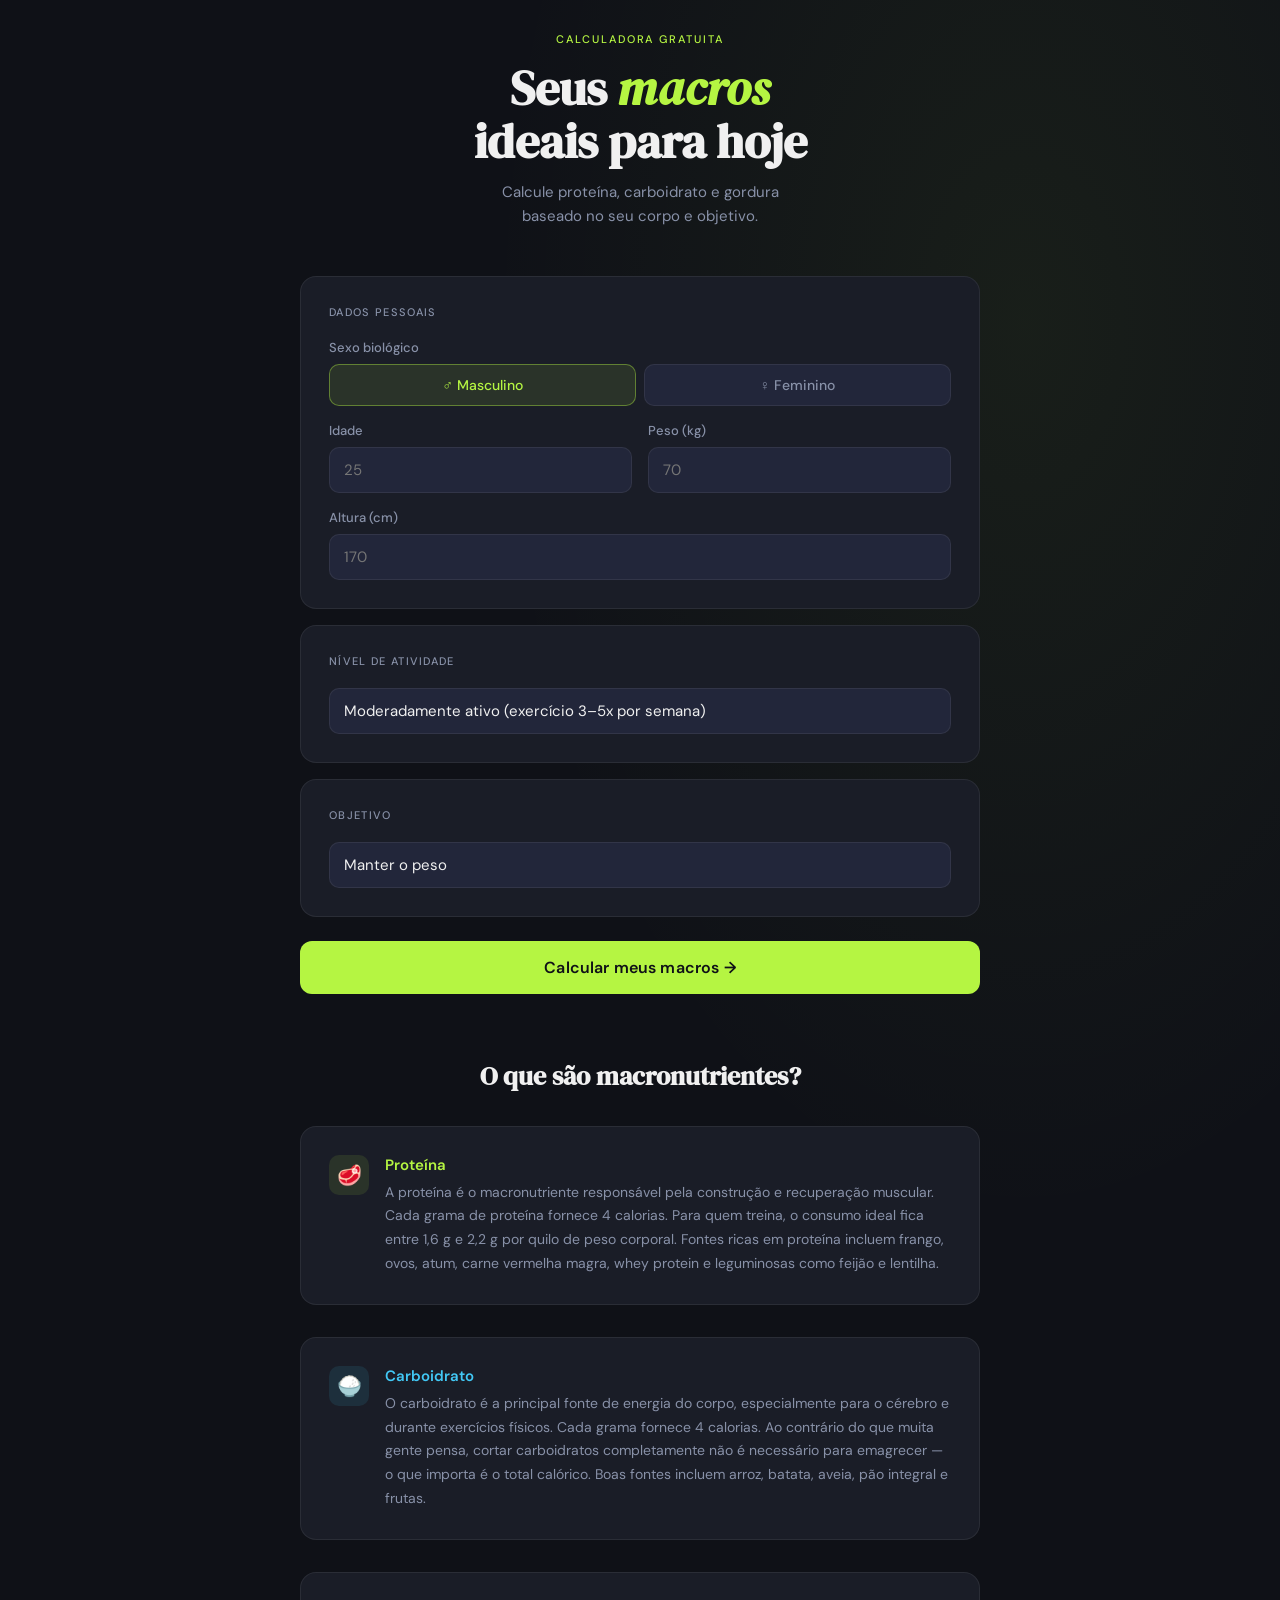
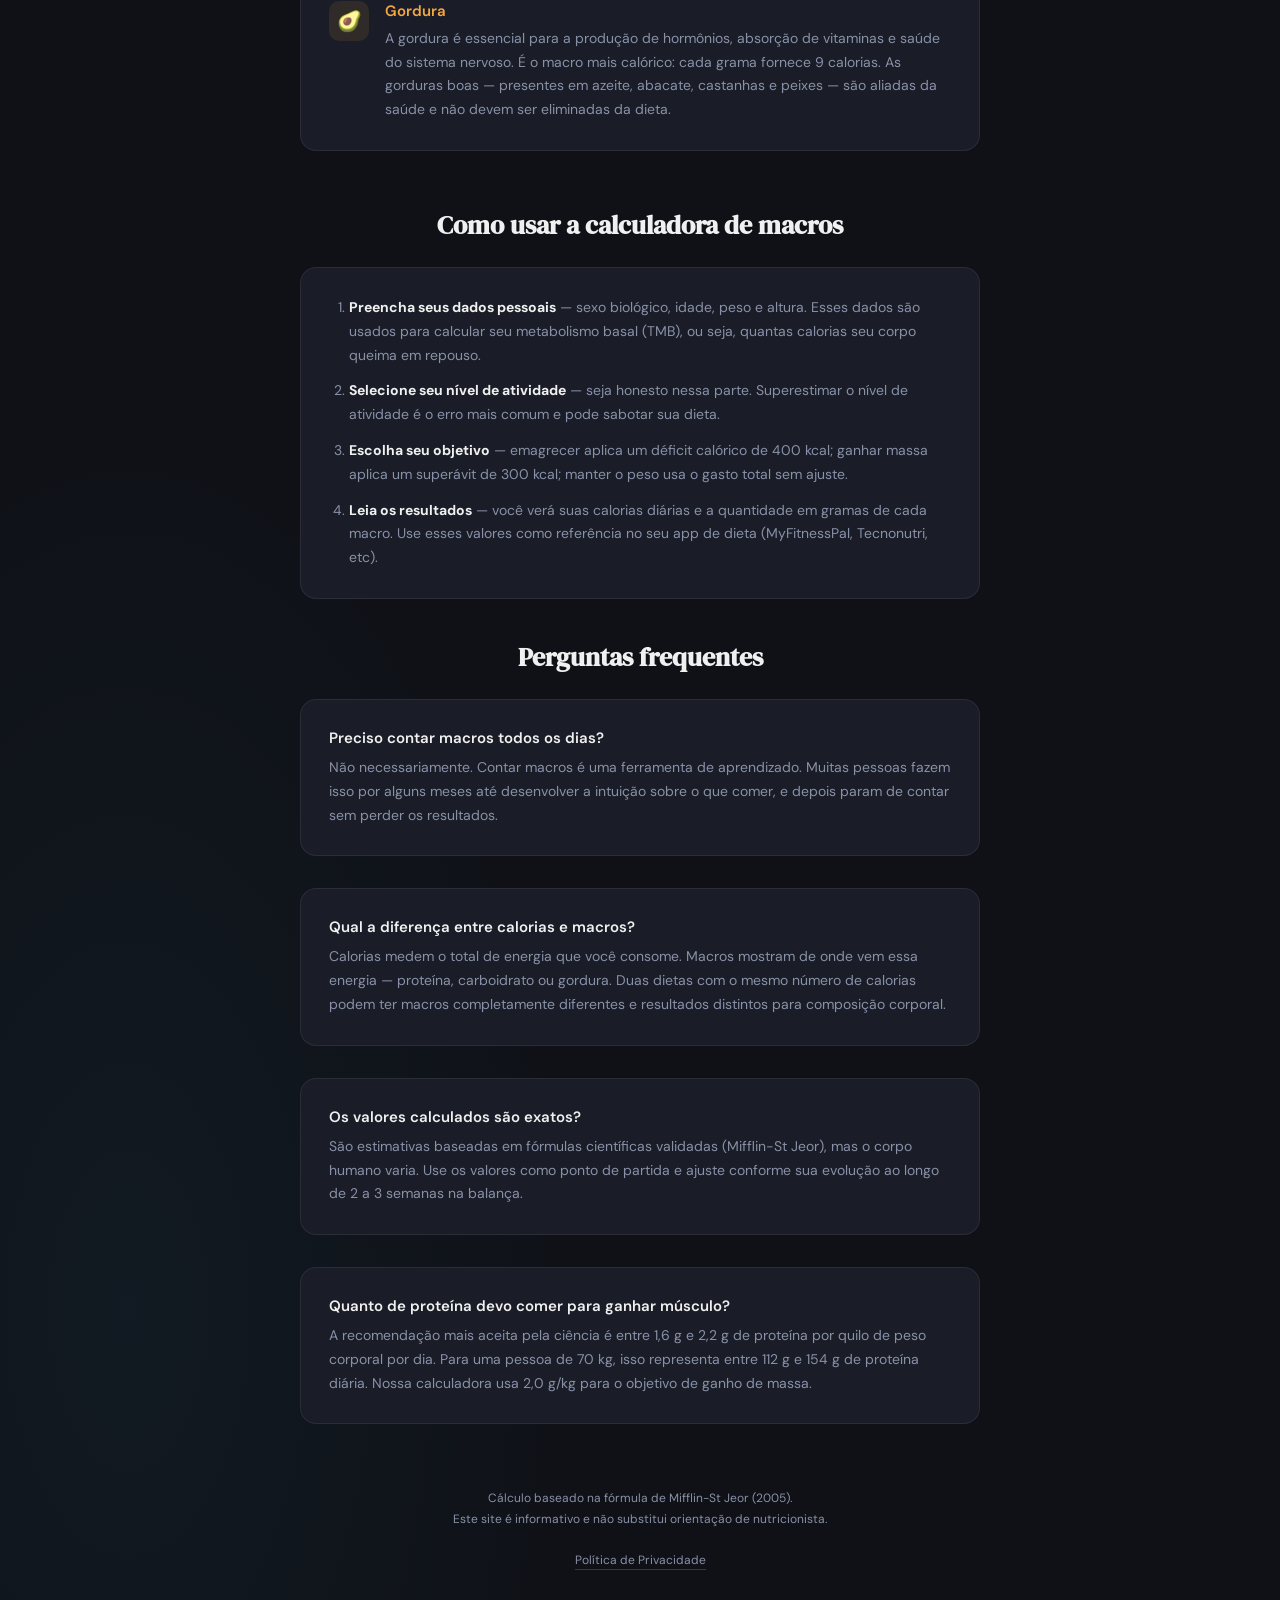
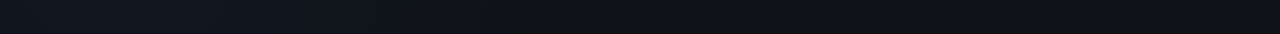
<file: index.html>
<!DOCTYPE html>
<html lang="pt-BR">
<head>
<meta charset="UTF-8">
<meta name="viewport" content="width=device-width, initial-scale=1.0">
<title>Calculadora de Macros | Proteína, Carboidrato e Gordura</title>
<meta name="description" content="Calcule seus macronutrientes ideais para emagrecer, ganhar massa ou manter o peso. Grátis e baseado em fórmulas científicas.">
<link rel="preconnect" href="https://fonts.googleapis.com">
<link href="https://fonts.googleapis.com/css2?family=DM+Serif+Display:ital@0;1&family=DM+Sans:wght@300;400;500;600&display=swap" rel="stylesheet">
<style>
  :root {
    --bg: #0f1117;
    --surface: #1a1d27;
    --surface2: #22263a;
    --accent: #b5f542;
    --accent2: #42f5a7;
    --accent3: #f5a742;
    --text: #f0f0f0;
    --muted: #8891a8;
    --border: rgba(255,255,255,0.07);
    --radius: 16px;
    --protein: #b5f542;
    --carb: #42c8f5;
    --fat: #f5a742;
  }

  * { margin: 0; padding: 0; box-sizing: border-box; }

  body {
    background: var(--bg);
    color: var(--text);
    font-family: 'DM Sans', sans-serif;
    min-height: 100vh;
    padding: 2rem 1rem 4rem;
    background-image: radial-gradient(ellipse 60% 40% at 80% 10%, rgba(181,245,66,0.06) 0%, transparent 70%),
                      radial-gradient(ellipse 50% 40% at 10% 90%, rgba(66,197,245,0.05) 0%, transparent 70%);
  }

  .container {
    max-width: 680px;
    margin: 0 auto;
  }

  header {
    text-align: center;
    margin-bottom: 3rem;
    animation: fadeUp 0.6s ease both;
  }

  .eyebrow {
    font-size: 11px;
    letter-spacing: 0.18em;
    text-transform: uppercase;
    color: var(--accent);
    font-weight: 500;
    margin-bottom: 1rem;
  }

  h1 {
    font-family: 'DM Serif Display', serif;
    font-size: clamp(2rem, 6vw, 3rem);
    line-height: 1.1;
    margin-bottom: 0.75rem;
  }

  h1 em {
    font-style: italic;
    color: var(--accent);
  }

  .subtitle {
    color: var(--muted);
    font-size: 15px;
    line-height: 1.6;
  }

  .card {
    background: var(--surface);
    border: 1px solid var(--border);
    border-radius: var(--radius);
    padding: 1.75rem;
    margin-bottom: 1rem;
    animation: fadeUp 0.6s ease both;
  }

  .card:nth-child(2) { animation-delay: 0.08s; }
  .card:nth-child(3) { animation-delay: 0.16s; }
  .card:nth-child(4) { animation-delay: 0.24s; }

  .section-label {
    font-size: 11px;
    letter-spacing: 0.12em;
    text-transform: uppercase;
    color: var(--muted);
    margin-bottom: 1.25rem;
    font-weight: 500;
  }

  .row {
    display: grid;
    grid-template-columns: 1fr 1fr;
    gap: 1rem;
  }

  .field {
    display: flex;
    flex-direction: column;
    gap: 8px;
  }

  label {
    font-size: 13px;
    color: var(--muted);
    font-weight: 500;
  }

  input[type="number"], select {
    background: var(--surface2);
    border: 1px solid var(--border);
    border-radius: 10px;
    color: var(--text);
    font-family: 'DM Sans', sans-serif;
    font-size: 15px;
    padding: 12px 14px;
    width: 100%;
    transition: border-color 0.2s;
    appearance: none;
  }

  input[type="number"]:focus, select:focus {
    outline: none;
    border-color: rgba(181,245,66,0.4);
  }

  select { cursor: pointer; }

  .gender-group {
    display: grid;
    grid-template-columns: 1fr 1fr;
    gap: 8px;
  }

  .gender-btn {
    background: var(--surface2);
    border: 1px solid var(--border);
    border-radius: 10px;
    color: var(--muted);
    font-family: 'DM Sans', sans-serif;
    font-size: 14px;
    font-weight: 500;
    padding: 11px;
    cursor: pointer;
    transition: all 0.2s;
    text-align: center;
  }

  .gender-btn.active {
    background: rgba(181,245,66,0.1);
    border-color: rgba(181,245,66,0.4);
    color: var(--accent);
  }

  .calc-btn {
    width: 100%;
    background: var(--accent);
    border: none;
    border-radius: 12px;
    color: #0f1117;
    font-family: 'DM Sans', sans-serif;
    font-size: 16px;
    font-weight: 600;
    padding: 16px;
    cursor: pointer;
    transition: all 0.2s;
    margin-top: 0.5rem;
    letter-spacing: 0.01em;
  }

  .calc-btn:hover { background: #c8f85a; transform: translateY(-1px); }
  .calc-btn:active { transform: translateY(0); }

  #results {
    display: none;
    animation: fadeUp 0.5s ease both;
  }

  .kcal-card {
    background: linear-gradient(135deg, rgba(181,245,66,0.12), rgba(66,197,245,0.08));
    border: 1px solid rgba(181,245,66,0.2);
    border-radius: var(--radius);
    padding: 2rem;
    text-align: center;
    margin-bottom: 1rem;
  }

  .kcal-label {
    font-size: 13px;
    color: var(--muted);
    text-transform: uppercase;
    letter-spacing: 0.1em;
    margin-bottom: 0.5rem;
  }

  .kcal-value {
    font-family: 'DM Serif Display', serif;
    font-size: 4rem;
    color: var(--accent);
    line-height: 1;
    margin-bottom: 0.25rem;
  }

  .kcal-unit {
    font-size: 14px;
    color: var(--muted);
  }

  .macros-grid {
    display: grid;
    grid-template-columns: repeat(3, 1fr);
    gap: 1rem;
    margin-bottom: 1rem;
  }

  .macro-card {
    background: var(--surface);
    border: 1px solid var(--border);
    border-radius: var(--radius);
    padding: 1.25rem 1rem;
    text-align: center;
    position: relative;
    overflow: hidden;
  }

  .macro-card::before {
    content: '';
    position: absolute;
    top: 0; left: 0; right: 0;
    height: 3px;
  }

  .macro-card.protein::before { background: var(--protein); }
  .macro-card.carb::before { background: var(--carb); }
  .macro-card.fat::before { background: var(--fat); }

  .macro-name {
    font-size: 11px;
    text-transform: uppercase;
    letter-spacing: 0.1em;
    margin-bottom: 0.5rem;
  }

  .macro-card.protein .macro-name { color: var(--protein); }
  .macro-card.carb .macro-name { color: var(--carb); }
  .macro-card.fat .macro-name { color: var(--fat); }

  .macro-g {
    font-family: 'DM Serif Display', serif;
    font-size: 2.2rem;
    line-height: 1;
    margin-bottom: 2px;
  }

  .macro-card.protein .macro-g { color: var(--protein); }
  .macro-card.carb .macro-g { color: var(--carb); }
  .macro-card.fat .macro-g { color: var(--fat); }

  .macro-unit { font-size: 12px; color: var(--muted); }

  .bar-card {
    background: var(--surface);
    border: 1px solid var(--border);
    border-radius: var(--radius);
    padding: 1.5rem;
    margin-bottom: 1rem;
  }

  .bar-label {
    font-size: 12px;
    color: var(--muted);
    margin-bottom: 10px;
    text-transform: uppercase;
    letter-spacing: 0.08em;
  }

  .bar-track {
    height: 10px;
    background: var(--surface2);
    border-radius: 99px;
    overflow: hidden;
    display: flex;
    gap: 2px;
  }

  .bar-segment {
    height: 100%;
    border-radius: 99px;
    transition: width 0.8s cubic-bezier(0.4,0,0.2,1);
  }

  .bar-legend {
    display: flex;
    gap: 1.25rem;
    margin-top: 10px;
    flex-wrap: wrap;
  }

  .legend-item {
    display: flex;
    align-items: center;
    gap: 6px;
    font-size: 12px;
    color: var(--muted);
  }

  .legend-dot {
    width: 8px; height: 8px;
    border-radius: 50%;
    flex-shrink: 0;
  }

  .info-card {
    background: var(--surface);
    border: 1px solid var(--border);
    border-radius: var(--radius);
    padding: 1.5rem;
    margin-bottom: 1rem;
  }

  .info-title {
    font-size: 13px;
    font-weight: 600;
    margin-bottom: 0.75rem;
    color: var(--text);
  }

  .info-row {
    display: flex;
    justify-content: space-between;
    align-items: center;
    padding: 8px 0;
    border-bottom: 1px solid var(--border);
    font-size: 14px;
  }

  .info-row:last-child { border-bottom: none; }
  .info-row span:first-child { color: var(--muted); }
  .info-row span:last-child { font-weight: 500; }

  .tip {
    background: rgba(181,245,66,0.06);
    border: 1px solid rgba(181,245,66,0.15);
    border-radius: var(--radius);
    padding: 1.25rem;
    font-size: 13px;
    color: var(--muted);
    line-height: 1.6;
    margin-bottom: 1rem;
  }

  .tip strong { color: var(--accent); font-weight: 500; }

  footer {
    text-align: center;
    color: var(--muted);
    font-size: 12px;
    margin-top: 3rem;
    line-height: 1.7;
  }

  @keyframes fadeUp {
    from { opacity: 0; transform: translateY(16px); }
    to { opacity: 1; transform: translateY(0); }
  }

  @media (max-width: 480px) {
    .row { grid-template-columns: 1fr; }
    .macros-grid { grid-template-columns: 1fr; }
    .kcal-value { font-size: 3rem; }
  }
</style>
<script async src="https://pagead2.googlesyndication.com/pagead/js/adsbygoogle.js?client=ca-pub-4526032187379417"
     crossorigin="anonymous"></script>
</head>
<body>
<div class="container">

  <header>
    <p class="eyebrow">Calculadora gratuita</p>
    <h1>Seus <em>macros</em><br>ideais para hoje</h1>
    <p class="subtitle">Calcule proteína, carboidrato e gordura<br>baseado no seu corpo e objetivo.</p>
  </header>

  <div class="card">
    <p class="section-label">Dados pessoais</p>
    <div style="margin-bottom:1rem;">
      <label style="margin-bottom:8px; display:block;">Sexo biológico</label>
      <div class="gender-group">
        <button class="gender-btn active" onclick="setGender('m', this)">♂ Masculino</button>
        <button class="gender-btn" onclick="setGender('f', this)">♀ Feminino</button>
      </div>
    </div>
    <div class="row">
      <div class="field">
        <label for="age">Idade</label>
        <input type="number" id="age" placeholder="25" min="10" max="100">
      </div>
      <div class="field">
        <label for="weight">Peso (kg)</label>
        <input type="number" id="weight" placeholder="70" min="30" max="300">
      </div>
    </div>
    <div class="field" style="margin-top:1rem;">
      <label for="height">Altura (cm)</label>
      <input type="number" id="height" placeholder="170" min="100" max="250">
    </div>
  </div>

  <div class="card">
    <p class="section-label">Nível de atividade</p>
    <div class="field">
      <select id="activity">
        <option value="1.2">Sedentário (pouco ou nenhum exercício)</option>
        <option value="1.375">Levemente ativo (exercício 1–3x por semana)</option>
        <option value="1.55" selected>Moderadamente ativo (exercício 3–5x por semana)</option>
        <option value="1.725">Muito ativo (exercício 6–7x por semana)</option>
        <option value="1.9">Extremamente ativo (atleta ou trabalho físico intenso)</option>
      </select>
    </div>
  </div>

  <div class="card">
    <p class="section-label">Objetivo</p>
    <div class="field">
      <select id="goal">
        <option value="cut">Emagrecer (déficit calórico)</option>
        <option value="maintain" selected>Manter o peso</option>
        <option value="bulk">Ganhar massa muscular</option>
      </select>
    </div>
  </div>

  <button class="calc-btn" onclick="calcular()">Calcular meus macros →</button>

  <div id="results">
    <div style="height:2rem;"></div>

    <div class="kcal-card">
      <p class="kcal-label">Calorias diárias recomendadas</p>
      <p class="kcal-value" id="r-kcal">—</p>
      <p class="kcal-unit">kcal / dia</p>
    </div>

    <div class="macros-grid">
      <div class="macro-card protein">
        <p class="macro-name">Proteína</p>
        <p class="macro-g" id="r-prot">—</p>
        <p class="macro-unit">gramas</p>
      </div>
      <div class="macro-card carb">
        <p class="macro-name">Carboidrato</p>
        <p class="macro-g" id="r-carb">—</p>
        <p class="macro-unit">gramas</p>
      </div>
      <div class="macro-card fat">
        <p class="macro-name">Gordura</p>
        <p class="macro-g" id="r-fat">—</p>
        <p class="macro-unit">gramas</p>
      </div>
    </div>

    <div class="bar-card">
      <p class="bar-label">Distribuição calórica</p>
      <div class="bar-track">
        <div class="bar-segment" id="bar-prot" style="background: var(--protein); width:0%"></div>
        <div class="bar-segment" id="bar-carb" style="background: var(--carb); width:0%"></div>
        <div class="bar-segment" id="bar-fat" style="background: var(--fat); width:0%"></div>
      </div>
      <div class="bar-legend">
        <div class="legend-item"><div class="legend-dot" style="background:var(--protein)"></div><span id="leg-prot">Proteína</span></div>
        <div class="legend-item"><div class="legend-dot" style="background:var(--carb)"></div><span id="leg-carb">Carboidrato</span></div>
        <div class="legend-item"><div class="legend-dot" style="background:var(--fat)"></div><span id="leg-fat">Gordura</span></div>
      </div>
    </div>

    <div class="info-card">
      <p class="info-title">Detalhes do cálculo</p>
      <div class="info-row"><span>TMB (metabolismo basal)</span><span id="r-bmr">—</span></div>
      <div class="info-row"><span>TDEE (gasto total)</span><span id="r-tdee">—</span></div>
      <div class="info-row"><span>Ajuste pelo objetivo</span><span id="r-adj">—</span></div>
      <div class="info-row"><span>Meta calórica final</span><span id="r-meta">—</span></div>
    </div>

    <div class="tip" id="r-tip"></div>

  </div>

  <div style="margin-top: 4rem;">

    <h2 style="font-family:'DM Serif Display',serif; font-size:1.6rem; margin-bottom:2rem; text-align:center;">O que são macronutrientes?</h2>

    <div style="display:flex; flex-direction:column; gap:1rem; margin-bottom:2.5rem;">

      <div class="card" style="display:flex; gap:16px; align-items:flex-start;">
        <div style="width:40px;height:40px;border-radius:10px;background:rgba(181,245,66,0.1);display:flex;align-items:center;justify-content:center;flex-shrink:0;font-size:20px;">🥩</div>
        <div>
          <h3 style="font-size:15px;font-weight:600;margin-bottom:6px;color:var(--protein);">Proteína</h3>
          <p style="font-size:14px;color:var(--muted);line-height:1.7;">A proteína é o macronutriente responsável pela construção e recuperação muscular. Cada grama de proteína fornece 4 calorias. Para quem treina, o consumo ideal fica entre 1,6 g e 2,2 g por quilo de peso corporal. Fontes ricas em proteína incluem frango, ovos, atum, carne vermelha magra, whey protein e leguminosas como feijão e lentilha.</p>
        </div>
      </div>

      <div class="card" style="display:flex; gap:16px; align-items:flex-start;">
        <div style="width:40px;height:40px;border-radius:10px;background:rgba(66,200,245,0.1);display:flex;align-items:center;justify-content:center;flex-shrink:0;font-size:20px;">🍚</div>
        <div>
          <h3 style="font-size:15px;font-weight:600;margin-bottom:6px;color:var(--carb);">Carboidrato</h3>
          <p style="font-size:14px;color:var(--muted);line-height:1.7;">O carboidrato é a principal fonte de energia do corpo, especialmente para o cérebro e durante exercícios físicos. Cada grama fornece 4 calorias. Ao contrário do que muita gente pensa, cortar carboidratos completamente não é necessário para emagrecer — o que importa é o total calórico. Boas fontes incluem arroz, batata, aveia, pão integral e frutas.</p>
        </div>
      </div>

      <div class="card" style="display:flex; gap:16px; align-items:flex-start;">
        <div style="width:40px;height:40px;border-radius:10px;background:rgba(245,167,66,0.1);display:flex;align-items:center;justify-content:center;flex-shrink:0;font-size:20px;">🥑</div>
        <div>
          <h3 style="font-size:15px;font-weight:600;margin-bottom:6px;color:var(--fat);">Gordura</h3>
          <p style="font-size:14px;color:var(--muted);line-height:1.7;">A gordura é essencial para a produção de hormônios, absorção de vitaminas e saúde do sistema nervoso. É o macro mais calórico: cada grama fornece 9 calorias. As gorduras boas — presentes em azeite, abacate, castanhas e peixes — são aliadas da saúde e não devem ser eliminadas da dieta.</p>
        </div>
      </div>

    </div>

    <h2 style="font-family:'DM Serif Display',serif; font-size:1.6rem; margin-bottom:1.5rem; text-align:center;">Como usar a calculadora de macros</h2>

    <div class="card" style="margin-bottom:2.5rem;">
      <ol style="padding-left:1.25rem; display:flex; flex-direction:column; gap:12px;">
        <li style="font-size:14px;color:var(--muted);line-height:1.7;"><strong style="color:var(--text);">Preencha seus dados pessoais</strong> — sexo biológico, idade, peso e altura. Esses dados são usados para calcular seu metabolismo basal (TMB), ou seja, quantas calorias seu corpo queima em repouso.</li>
        <li style="font-size:14px;color:var(--muted);line-height:1.7;"><strong style="color:var(--text);">Selecione seu nível de atividade</strong> — seja honesto nessa parte. Superestimar o nível de atividade é o erro mais comum e pode sabotar sua dieta.</li>
        <li style="font-size:14px;color:var(--muted);line-height:1.7;"><strong style="color:var(--text);">Escolha seu objetivo</strong> — emagrecer aplica um déficit calórico de 400 kcal; ganhar massa aplica um superávit de 300 kcal; manter o peso usa o gasto total sem ajuste.</li>
        <li style="font-size:14px;color:var(--muted);line-height:1.7;"><strong style="color:var(--text);">Leia os resultados</strong> — você verá suas calorias diárias e a quantidade em gramas de cada macro. Use esses valores como referência no seu app de dieta (MyFitnessPal, Tecnonutri, etc).</li>
      </ol>
    </div>

    <h2 style="font-family:'DM Serif Display',serif; font-size:1.6rem; margin-bottom:1.5rem; text-align:center;">Perguntas frequentes</h2>

    <div style="display:flex; flex-direction:column; gap:1rem; margin-bottom:2.5rem;">

      <div class="card">
        <h3 style="font-size:15px;font-weight:600;margin-bottom:8px;">Preciso contar macros todos os dias?</h3>
        <p style="font-size:14px;color:var(--muted);line-height:1.7;">Não necessariamente. Contar macros é uma ferramenta de aprendizado. Muitas pessoas fazem isso por alguns meses até desenvolver a intuição sobre o que comer, e depois param de contar sem perder os resultados.</p>
      </div>

      <div class="card">
        <h3 style="font-size:15px;font-weight:600;margin-bottom:8px;">Qual a diferença entre calorias e macros?</h3>
        <p style="font-size:14px;color:var(--muted);line-height:1.7;">Calorias medem o total de energia que você consome. Macros mostram de onde vem essa energia — proteína, carboidrato ou gordura. Duas dietas com o mesmo número de calorias podem ter macros completamente diferentes e resultados distintos para composição corporal.</p>
      </div>

      <div class="card">
        <h3 style="font-size:15px;font-weight:600;margin-bottom:8px;">Os valores calculados são exatos?</h3>
        <p style="font-size:14px;color:var(--muted);line-height:1.7;">São estimativas baseadas em fórmulas científicas validadas (Mifflin-St Jeor), mas o corpo humano varia. Use os valores como ponto de partida e ajuste conforme sua evolução ao longo de 2 a 3 semanas na balança.</p>
      </div>

      <div class="card">
        <h3 style="font-size:15px;font-weight:600;margin-bottom:8px;">Quanto de proteína devo comer para ganhar músculo?</h3>
        <p style="font-size:14px;color:var(--muted);line-height:1.7;">A recomendação mais aceita pela ciência é entre 1,6 g e 2,2 g de proteína por quilo de peso corporal por dia. Para uma pessoa de 70 kg, isso representa entre 112 g e 154 g de proteína diária. Nossa calculadora usa 2,0 g/kg para o objetivo de ganho de massa.</p>
      </div>

    </div>

  </div>

  <footer>
    Cálculo baseado na fórmula de Mifflin-St Jeor (2005).<br>
    Este site é informativo e não substitui orientação de nutricionista.<br><br>
    <a href="/privacy.html" style="color: var(--muted); text-decoration: none; border-bottom: 1px solid rgba(136,145,168,0.3); padding-bottom: 1px; font-size: 12px;">Política de Privacidade</a>
  </footer>

</div>

<script>
let gender = 'm';

function setGender(g, el) {
  gender = g;
  document.querySelectorAll('.gender-btn').forEach(b => b.classList.remove('active'));
  el.classList.add('active');
}

function calcular() {
  const age = parseFloat(document.getElementById('age').value);
  const weight = parseFloat(document.getElementById('weight').value);
  const height = parseFloat(document.getElementById('height').value);
  const activity = parseFloat(document.getElementById('activity').value);
  const goal = document.getElementById('goal').value;

  if (!age || !weight || !height) {
    alert('Preencha todos os campos antes de calcular.');
    return;
  }

  let bmr;
  if (gender === 'm') {
    bmr = 10 * weight + 6.25 * height - 5 * age + 5;
  } else {
    bmr = 10 * weight + 6.25 * height - 5 * age - 161;
  }

  const tdee = bmr * activity;

  let adjust = 0, meta, tip;
  if (goal === 'cut') {
    adjust = -400;
    meta = tdee + adjust;
    tip = '<strong>Emagrecimento:</strong> déficit de 400 kcal aplicado. Priorize proteína alta para preservar massa muscular enquanto perde gordura. Evite déficits maiores que 500 kcal por dia.';
  } else if (goal === 'bulk') {
    adjust = +300;
    meta = tdee + adjust;
    tip = '<strong>Ganho de massa:</strong> superávit de 300 kcal aplicado. Treino de força é indispensável para que o excedente vire músculo, não gordura. Proteína alta é essencial.';
  } else {
    meta = tdee;
    tip = '<strong>Manutenção:</strong> coma próximo das calorias calculadas para manter seu peso atual. Ajuste conforme seu peso na balança ao longo de 2–3 semanas.';
  }

  let protG, fatG, carbG;
  if (goal === 'cut') {
    protG = Math.round(weight * 2.2);
    fatG = Math.round(meta * 0.25 / 9);
    carbG = Math.round((meta - protG * 4 - fatG * 9) / 4);
  } else if (goal === 'bulk') {
    protG = Math.round(weight * 2.0);
    fatG = Math.round(meta * 0.25 / 9);
    carbG = Math.round((meta - protG * 4 - fatG * 9) / 4);
  } else {
    protG = Math.round(weight * 1.8);
    fatG = Math.round(meta * 0.28 / 9);
    carbG = Math.round((meta - protG * 4 - fatG * 9) / 4);
  }

  const protKcal = protG * 4;
  const carbKcal = carbG * 4;
  const fatKcal = fatG * 9;
  const total = protKcal + carbKcal + fatKcal;

  const pProt = Math.round(protKcal / total * 100);
  const pCarb = Math.round(carbKcal / total * 100);
  const pFat = 100 - pProt - pCarb;

  document.getElementById('r-kcal').textContent = Math.round(meta);
  document.getElementById('r-prot').textContent = protG;
  document.getElementById('r-carb').textContent = carbG;
  document.getElementById('r-fat').textContent = fatG;
  document.getElementById('r-bmr').textContent = Math.round(bmr) + ' kcal';
  document.getElementById('r-tdee').textContent = Math.round(tdee) + ' kcal';
  document.getElementById('r-adj').textContent = (adjust >= 0 ? '+' : '') + adjust + ' kcal';
  document.getElementById('r-meta').textContent = Math.round(meta) + ' kcal';
  document.getElementById('r-tip').innerHTML = tip;

  setTimeout(() => {
    document.getElementById('bar-prot').style.width = pProt + '%';
    document.getElementById('bar-carb').style.width = pCarb + '%';
    document.getElementById('bar-fat').style.width = pFat + '%';
  }, 100);

  document.getElementById('leg-prot').textContent = 'Proteína ' + pProt + '%';
  document.getElementById('leg-carb').textContent = 'Carboidrato ' + pCarb + '%';
  document.getElementById('leg-fat').textContent = 'Gordura ' + pFat + '%';

  const results = document.getElementById('results');
  results.style.display = 'block';
  setTimeout(() => results.scrollIntoView({ behavior: 'smooth', block: 'start' }), 100);
}
</script>
</body>
</html>
</file>
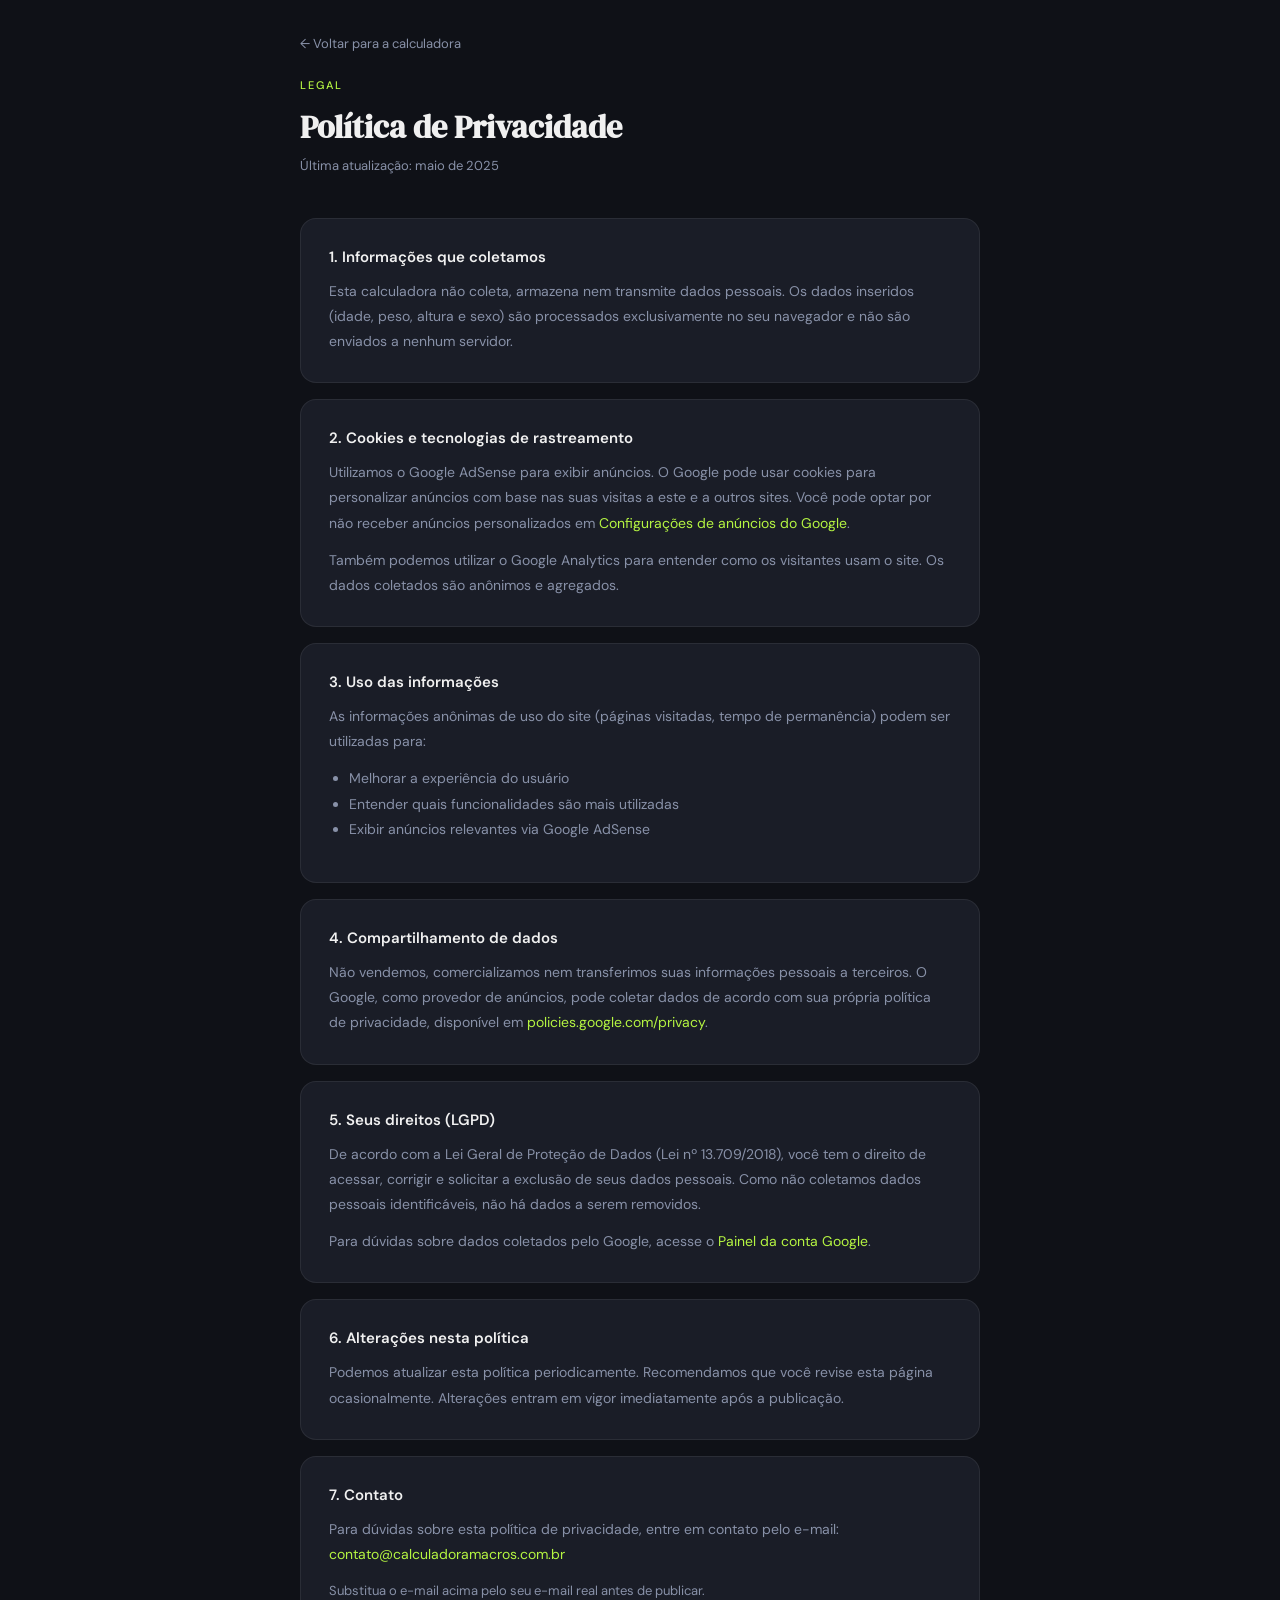
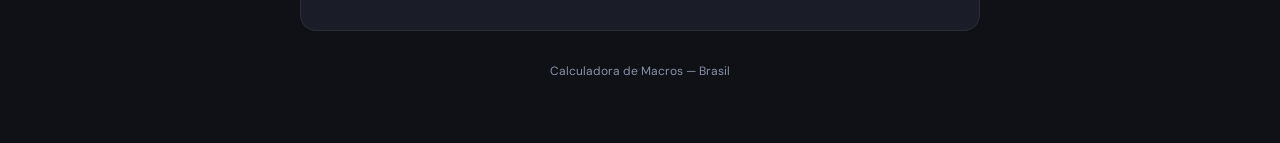
<file: privacy.html>
<!DOCTYPE html>
<html lang="pt-BR">
<head>
<meta charset="UTF-8">
<meta name="viewport" content="width=device-width, initial-scale=1.0">
<title>Política de Privacidade | Calculadora de Macros</title>
<link rel="preconnect" href="https://fonts.googleapis.com">
<link href="https://fonts.googleapis.com/css2?family=DM+Serif+Display:ital@0;1&family=DM+Sans:wght@300;400;500;600&display=swap" rel="stylesheet">
<style>
  :root {
    --bg: #0f1117;
    --surface: #1a1d27;
    --accent: #b5f542;
    --text: #f0f0f0;
    --muted: #8891a8;
    --border: rgba(255,255,255,0.07);
    --radius: 16px;
  }
  * { margin: 0; padding: 0; box-sizing: border-box; }
  body {
    background: var(--bg);
    color: var(--text);
    font-family: 'DM Sans', sans-serif;
    min-height: 100vh;
    padding: 2rem 1rem 4rem;
  }
  .container { max-width: 680px; margin: 0 auto; }
  header { margin-bottom: 2.5rem; }
  .back { font-size: 13px; color: var(--muted); text-decoration: none; display: inline-flex; align-items: center; gap: 6px; margin-bottom: 1.5rem; transition: color 0.2s; }
  .back:hover { color: var(--accent); }
  .eyebrow { font-size: 11px; letter-spacing: 0.18em; text-transform: uppercase; color: var(--accent); font-weight: 500; margin-bottom: 0.75rem; }
  h1 { font-family: 'DM Serif Display', serif; font-size: 2rem; line-height: 1.2; margin-bottom: 0.5rem; }
  .updated { font-size: 13px; color: var(--muted); }
  .card { background: var(--surface); border: 1px solid var(--border); border-radius: var(--radius); padding: 1.75rem; margin-bottom: 1rem; }
  h2 { font-size: 15px; font-weight: 600; margin-bottom: 0.75rem; color: var(--text); }
  p { font-size: 14px; color: var(--muted); line-height: 1.8; margin-bottom: 0.75rem; }
  p:last-child { margin-bottom: 0; }
  ul { padding-left: 1.25rem; margin-bottom: 0.75rem; }
  li { font-size: 14px; color: var(--muted); line-height: 1.8; }
  a { color: var(--accent); text-decoration: none; }
  a:hover { text-decoration: underline; }
  footer { text-align: center; color: var(--muted); font-size: 12px; margin-top: 2rem; }
</style>
</head>
<body>
<div class="container">

  <header>
    <a class="back" href="/">← Voltar para a calculadora</a>
    <p class="eyebrow">Legal</p>
    <h1>Política de Privacidade</h1>
    <p class="updated">Última atualização: maio de 2025</p>
  </header>

  <div class="card">
    <h2>1. Informações que coletamos</h2>
    <p>Esta calculadora não coleta, armazena nem transmite dados pessoais. Os dados inseridos (idade, peso, altura e sexo) são processados exclusivamente no seu navegador e não são enviados a nenhum servidor.</p>
  </div>

  <div class="card">
    <h2>2. Cookies e tecnologias de rastreamento</h2>
    <p>Utilizamos o Google AdSense para exibir anúncios. O Google pode usar cookies para personalizar anúncios com base nas suas visitas a este e a outros sites. Você pode optar por não receber anúncios personalizados em <a href="https://www.google.com/settings/ads" target="_blank" rel="noopener">Configurações de anúncios do Google</a>.</p>
    <p>Também podemos utilizar o Google Analytics para entender como os visitantes usam o site. Os dados coletados são anônimos e agregados.</p>
  </div>

  <div class="card">
    <h2>3. Uso das informações</h2>
    <p>As informações anônimas de uso do site (páginas visitadas, tempo de permanência) podem ser utilizadas para:</p>
    <ul>
      <li>Melhorar a experiência do usuário</li>
      <li>Entender quais funcionalidades são mais utilizadas</li>
      <li>Exibir anúncios relevantes via Google AdSense</li>
    </ul>
  </div>

  <div class="card">
    <h2>4. Compartilhamento de dados</h2>
    <p>Não vendemos, comercializamos nem transferimos suas informações pessoais a terceiros. O Google, como provedor de anúncios, pode coletar dados de acordo com sua própria política de privacidade, disponível em <a href="https://policies.google.com/privacy" target="_blank" rel="noopener">policies.google.com/privacy</a>.</p>
  </div>

  <div class="card">
    <h2>5. Seus direitos (LGPD)</h2>
    <p>De acordo com a Lei Geral de Proteção de Dados (Lei nº 13.709/2018), você tem o direito de acessar, corrigir e solicitar a exclusão de seus dados pessoais. Como não coletamos dados pessoais identificáveis, não há dados a serem removidos.</p>
    <p>Para dúvidas sobre dados coletados pelo Google, acesse o <a href="https://myaccount.google.com" target="_blank" rel="noopener">Painel da conta Google</a>.</p>
  </div>

  <div class="card">
    <h2>6. Alterações nesta política</h2>
    <p>Podemos atualizar esta política periodicamente. Recomendamos que você revise esta página ocasionalmente. Alterações entram em vigor imediatamente após a publicação.</p>
  </div>

  <div class="card">
    <h2>7. Contato</h2>
    <p>Para dúvidas sobre esta política de privacidade, entre em contato pelo e-mail: <a href="mailto:contatocalculadora@outlook.com">contato@calculadoramacros.com.br</a></p>
    <p style="margin-top:0.5rem; font-size:13px;">Substitua o e-mail acima pelo seu e-mail real antes de publicar.</p>
  </div>

  <footer>Calculadora de Macros — Brasil</footer>

</div>
</body>
</html>
</file>
